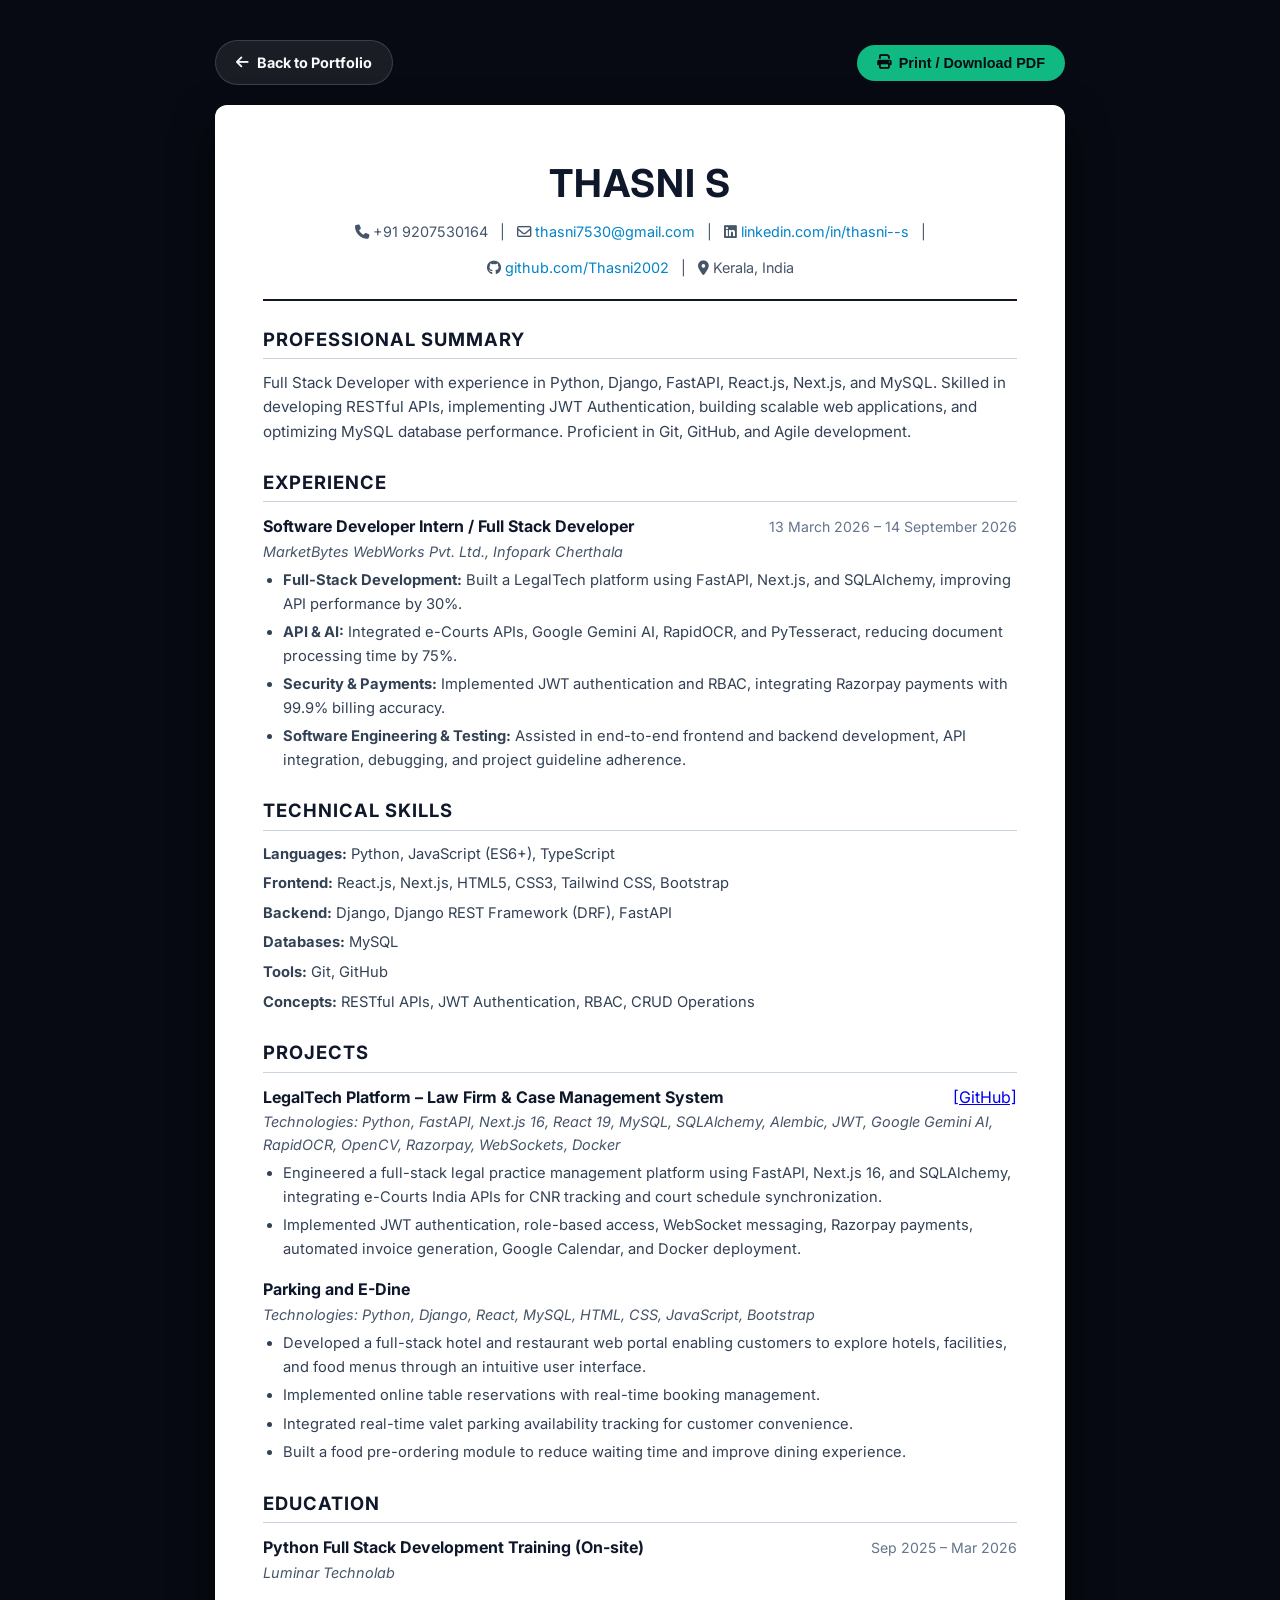
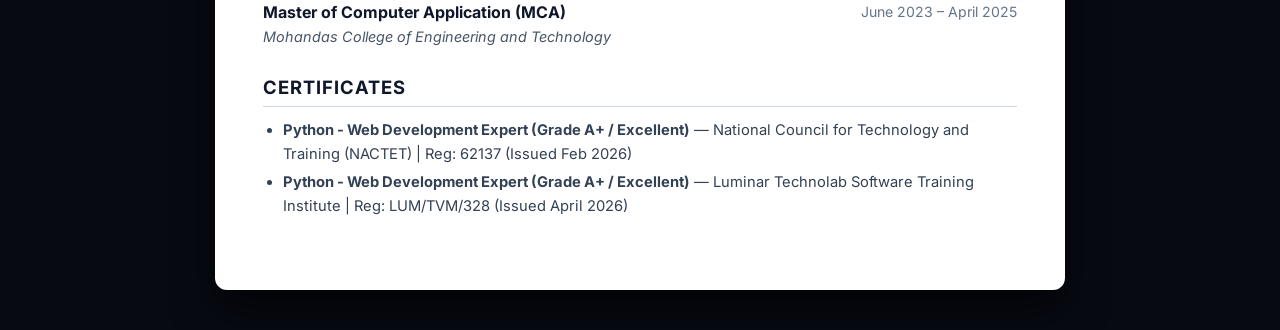
<file: resume.html>
<!DOCTYPE html>
<html lang="en">
<head>
  <meta charset="UTF-8">
  <meta name="viewport" content="width=device-width, initial-scale=1.0">
  <title>THASNI S - Resume / CV</title>
  <link rel="canonical" href="https://thasni-portfolio.vercel.app/resume.html">
  <link rel="stylesheet" href="https://cdnjs.cloudflare.com/ajax/libs/font-awesome/6.4.0/css/all.min.css">
  <style>
    @import url('https://fonts.googleapis.com/css2?family=Inter:wght@300;400;500;600;700&display=swap');
    
    * {
      box-sizing: border-box;
      margin: 0;
      padding: 0;
    }
    body {
      font-family: 'Inter', sans-serif;
      background-color: #070a12;
      color: #f8fafc;
      line-height: 1.6;
      padding: 40px 20px;
    }
    .top-bar {
      max-width: 850px;
      margin: 0 auto 20px auto;
      display: flex;
      justify-content: space-between;
      align-items: center;
    }
    .btn-action {
      display: inline-flex;
      align-items: center;
      gap: 8px;
      padding: 10px 20px;
      border-radius: 9999px;
      background: #10b981;
      color: #070a12;
      font-weight: 700;
      text-decoration: none;
      border: none;
      cursor: pointer;
      font-size: 0.9rem;
      transition: all 0.3s ease;
    }
    .btn-action:hover {
      transform: translateY(-2px);
      box-shadow: 0 10px 20px rgba(16, 185, 129, 0.3);
    }
    .btn-back {
      background: rgba(255, 255, 255, 0.08);
      color: #f8fafc;
      border: 1px solid rgba(255, 255, 255, 0.15);
    }
    .btn-back:hover {
      background: rgba(255, 255, 255, 0.15);
      color: #fff;
    }
    .resume-container {
      max-width: 850px;
      margin: 0 auto;
      background: #ffffff;
      color: #1e293b;
      padding: 48px;
      border-radius: 12px;
      box-shadow: 0 20px 40px rgba(0, 0, 0, 0.6);
    }
    .header {
      text-align: center;
      border-bottom: 2px solid #0f172a;
      padding-bottom: 20px;
      margin-bottom: 24px;
    }
    .header h1 {
      font-size: 2.4rem;
      color: #0f172a;
      letter-spacing: 1px;
      margin-bottom: 6px;
    }
    .contact-info {
      font-size: 0.9rem;
      color: #475569;
      display: flex;
      flex-wrap: wrap;
      justify-content: center;
      gap: 12px;
    }
    .contact-info a {
      color: #0284c7;
      text-decoration: none;
    }
    .section {
      margin-bottom: 24px;
    }
    .section-title {
      font-size: 1.15rem;
      color: #0f172a;
      text-transform: uppercase;
      letter-spacing: 1px;
      font-weight: 700;
      border-bottom: 1.5px solid #cbd5e1;
      padding-bottom: 4px;
      margin-bottom: 12px;
    }
    .section p {
      font-size: 0.95rem;
      color: #334155;
    }
    .experience-item, .project-item, .edu-item {
      margin-bottom: 16px;
    }
    .item-header {
      display: flex;
      justify-content: space-between;
      align-items: center;
      font-size: 1rem;
      color: #0f172a;
    }
    .item-header strong {
      font-weight: 700;
    }
    .item-header span {
      font-size: 0.88rem;
      color: #64748b;
    }
    .item-sub {
      font-size: 0.9rem;
      color: #475569;
      font-style: italic;
      margin-bottom: 6px;
    }
    ul {
      padding-left: 20px;
    }
    li {
      font-size: 0.92rem;
      color: #334155;
      margin-bottom: 5px;
    }
    .skills-list {
      list-style: none;
      padding-left: 0;
    }
    .skills-list li {
      margin-bottom: 6px;
    }

    @media print {
      body {
        background: #fff;
        padding: 0;
      }
      .top-bar {
        display: none;
      }
      .resume-container {
        box-shadow: none;
        padding: 20px;
        border-radius: 0;
      }
    }
  </style>
</head>
<body>

  <div class="top-bar">
    <a href="index.html" class="btn-action btn-back">
      <i class="fa-solid fa-arrow-left"></i> Back to Portfolio
    </a>
    <button onclick="window.print()" class="btn-action">
      <i class="fa-solid fa-print"></i> Print / Download PDF
    </button>
  </div>

  <div class="resume-container">
    <header class="header">
      <h1>THASNI S</h1>
      <div class="contact-info">
        <span><i class="fa-solid fa-phone"></i> +91 9207530164</span> |
        <span><i class="fa-regular fa-envelope"></i> <a href="mailto:thasni7530@gmail.com">thasni7530@gmail.com</a></span> |
        <span><i class="fa-brands fa-linkedin"></i> <a href="https://www.linkedin.com/in/thasni--s" target="_blank" rel="noopener">linkedin.com/in/thasni--s</a></span> |
        <span><i class="fa-brands fa-github"></i> <a href="https://github.com/Thasni2002" target="_blank" rel="noopener">github.com/Thasni2002</a></span> |
        <span><i class="fa-solid fa-location-dot"></i> Kerala, India</span>
      </div>
    </header>

    <section class="section">
      <h2 class="section-title">Professional Summary</h2>
      <p>
        Full Stack Developer with experience in Python, Django, FastAPI, React.js, Next.js, and MySQL. Skilled in developing RESTful APIs, implementing JWT Authentication, building scalable web applications, and optimizing MySQL database performance. Proficient in Git, GitHub, and Agile development.
      </p>
    </section>

    <section class="section">
      <h2 class="section-title">Experience</h2>
      <div class="experience-item">
        <div class="item-header">
          <strong>Software Developer Intern / Full Stack Developer</strong>
          <span>13 March 2026 – 14 September 2026</span>
        </div>
        <div class="item-sub">MarketBytes WebWorks Pvt. Ltd., Infopark Cherthala</div>
        <ul>
          <li><strong>Full-Stack Development:</strong> Built a LegalTech platform using FastAPI, Next.js, and SQLAlchemy, improving API performance by 30%.</li>
          <li><strong>API & AI:</strong> Integrated e-Courts APIs, Google Gemini AI, RapidOCR, and PyTesseract, reducing document processing time by 75%.</li>
          <li><strong>Security & Payments:</strong> Implemented JWT authentication and RBAC, integrating Razorpay payments with 99.9% billing accuracy.</li>
          <li><strong>Software Engineering & Testing:</strong> Assisted in end-to-end frontend and backend development, API integration, debugging, and project guideline adherence.</li>
        </ul>
      </div>
    </section>

    <section class="section">
      <h2 class="section-title">Technical Skills</h2>
      <ul class="skills-list">
        <li><strong>Languages:</strong> Python, JavaScript (ES6+), TypeScript</li>
        <li><strong>Frontend:</strong> React.js, Next.js, HTML5, CSS3, Tailwind CSS, Bootstrap</li>
        <li><strong>Backend:</strong> Django, Django REST Framework (DRF), FastAPI</li>
        <li><strong>Databases:</strong> MySQL</li>
        <li><strong>Tools:</strong> Git, GitHub</li>
        <li><strong>Concepts:</strong> RESTful APIs, JWT Authentication, RBAC, CRUD Operations</li>
      </ul>
    </section>

    <section class="section">
      <h2 class="section-title">Projects</h2>
      <div class="project-item">
        <div class="item-header">
          <strong>LegalTech Platform – Law Firm & Case Management System</strong>
          <a href="https://github.com/Thasni2002" target="_blank">[GitHub]</a>
        </div>
        <div class="item-sub">Technologies: Python, FastAPI, Next.js 16, React 19, MySQL, SQLAlchemy, Alembic, JWT, Google Gemini AI, RapidOCR, OpenCV, Razorpay, WebSockets, Docker</div>
        <ul>
          <li>Engineered a full-stack legal practice management platform using FastAPI, Next.js 16, and SQLAlchemy, integrating e-Courts India APIs for CNR tracking and court schedule synchronization.</li>
          <li>Implemented JWT authentication, role-based access, WebSocket messaging, Razorpay payments, automated invoice generation, Google Calendar, and Docker deployment.</li>
        </ul>
      </div>

      <div class="project-item">
        <div class="item-header">
          <strong>Parking and E-Dine</strong>
        </div>
        <div class="item-sub">Technologies: Python, Django, React, MySQL, HTML, CSS, JavaScript, Bootstrap</div>
        <ul>
          <li>Developed a full-stack hotel and restaurant web portal enabling customers to explore hotels, facilities, and food menus through an intuitive user interface.</li>
          <li>Implemented online table reservations with real-time booking management.</li>
          <li>Integrated real-time valet parking availability tracking for customer convenience.</li>
          <li>Built a food pre-ordering module to reduce waiting time and improve dining experience.</li>
        </ul>
      </div>
    </section>

    <section class="section">
      <h2 class="section-title">Education</h2>
      <div class="edu-item">
        <div class="item-header">
          <strong>Python Full Stack Development Training (On-site)</strong>
          <span>Sep 2025 – Mar 2026</span>
        </div>
        <div class="item-sub">Luminar Technolab</div>
      </div>
      <div class="edu-item">
        <div class="item-header">
          <strong>Master of Computer Application (MCA)</strong>
          <span>June 2023 – April 2025</span>
        </div>
        <div class="item-sub">Mohandas College of Engineering and Technology</div>
      </div>
    </section>

    <section class="section">
      <h2 class="section-title">Certificates</h2>
      <ul>
        <li><strong>Python - Web Development Expert (Grade A+ / Excellent)</strong> — National Council for Technology and Training (NACTET) | Reg: 62137 (Issued Feb 2026)</li>
        <li><strong>Python - Web Development Expert (Grade A+ / Excellent)</strong> — Luminar Technolab Software Training Institute | Reg: LUM/TVM/328 (Issued April 2026)</li>
      </ul>
    </section>
  </div>

</body>
</html>
</file>
